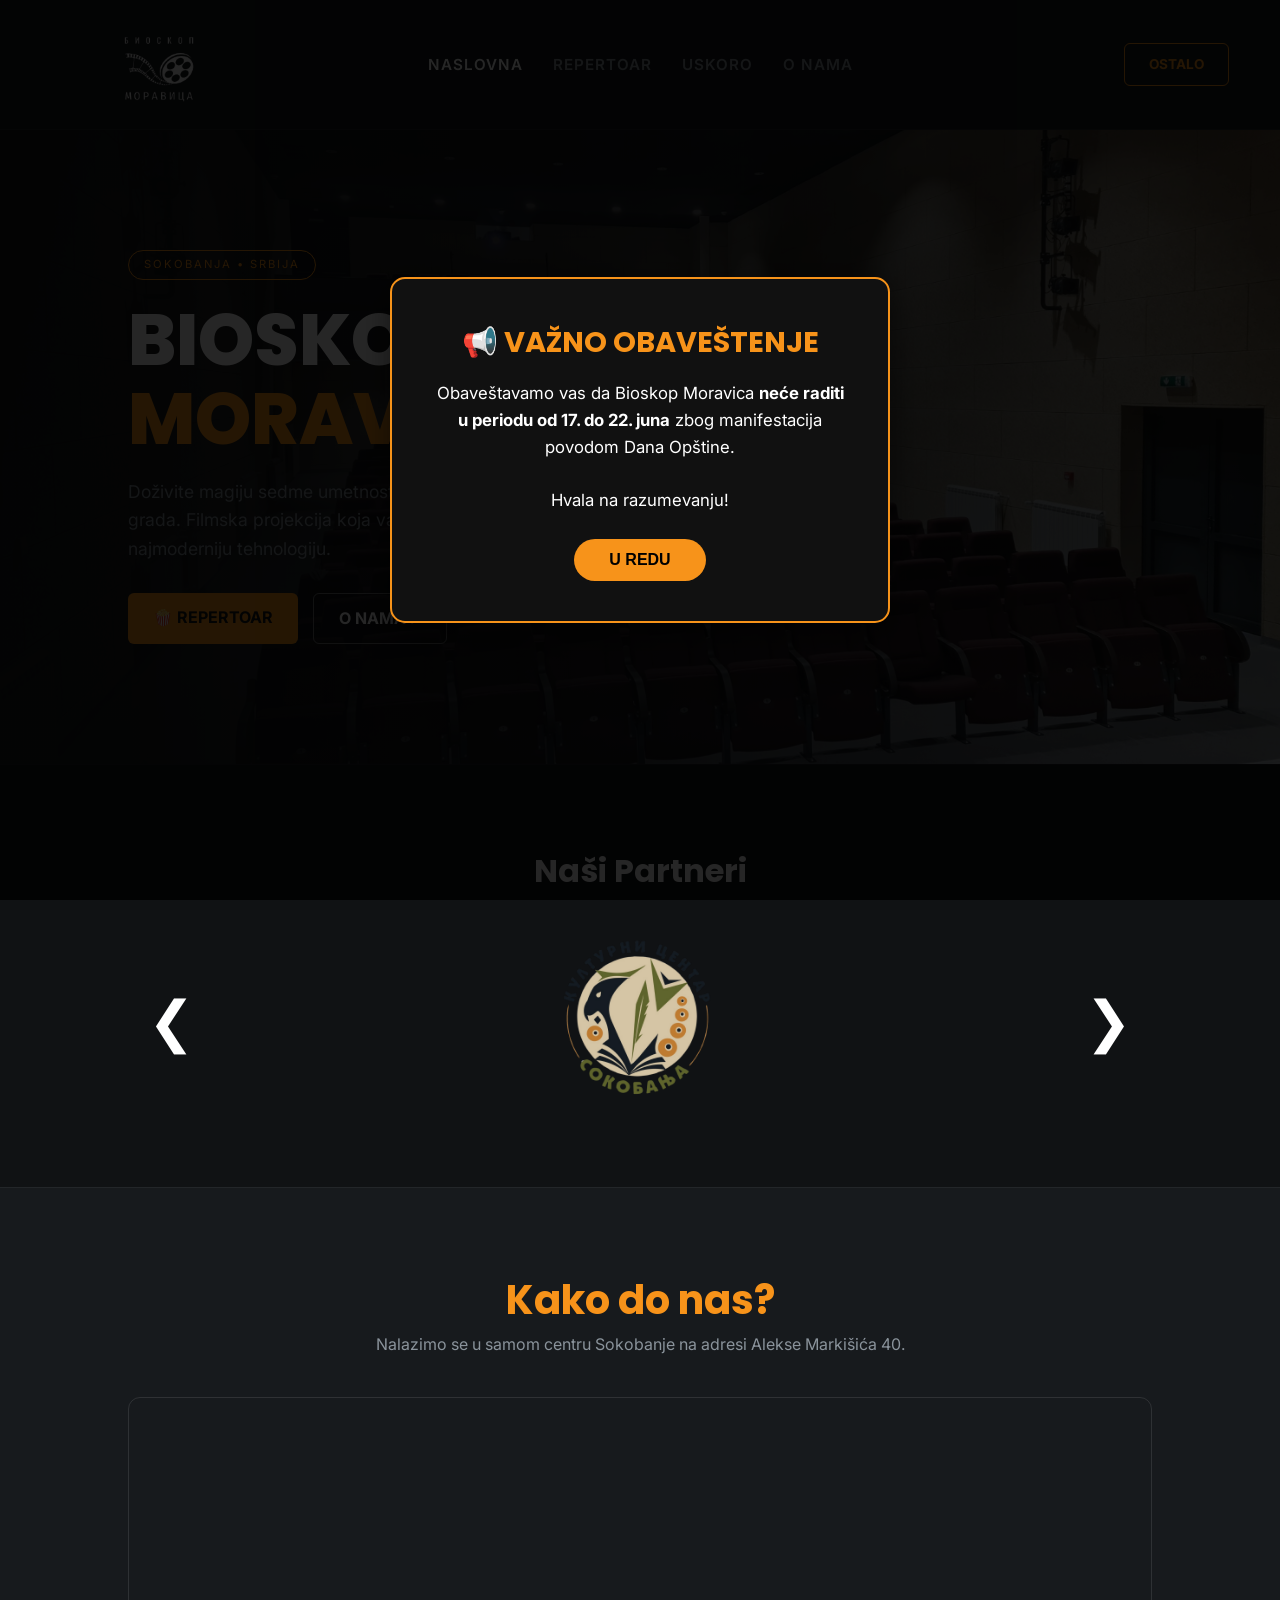
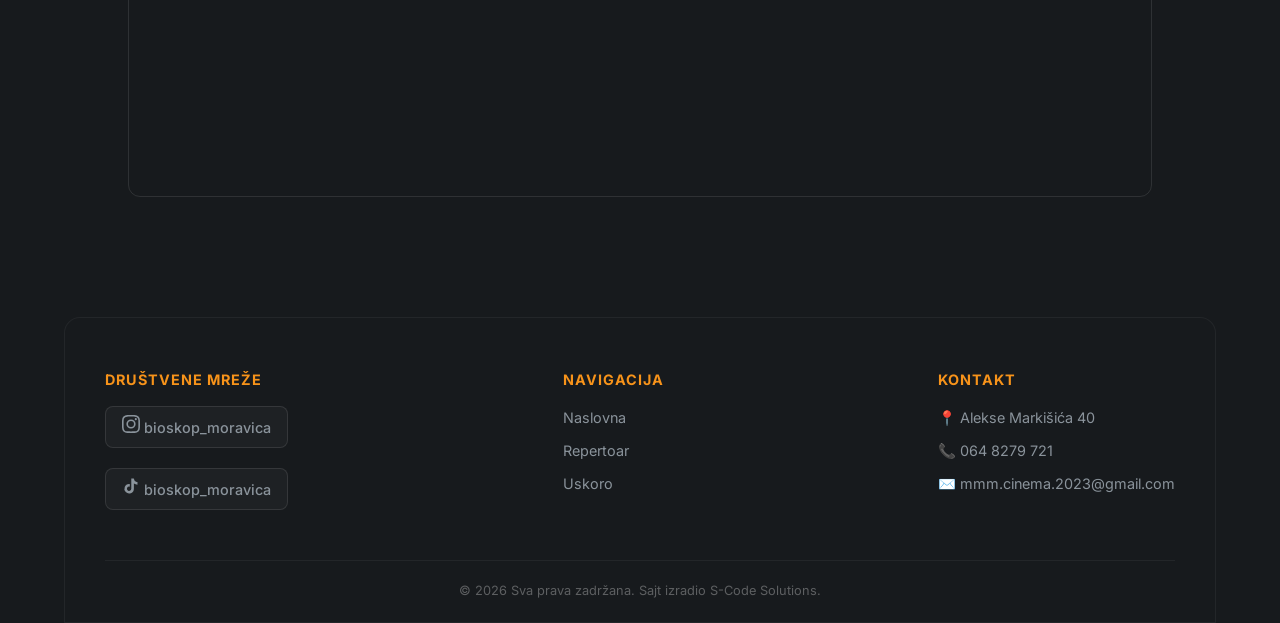
<file: index.html>
<!DOCTYPE html>
<html lang="sr">
<head>
    <meta charset="UTF-8">
    <meta name="viewport" content="width=device-width, initial-scale=1.0">
    <title>Bioskop Moravica | Naslovna</title>
    <link rel="stylesheet" href="style.css">
    <link href="https://fonts.googleapis.com/css2?family=Inter:wght@400;600&family=Poppins:wght@700;800&display=swap" rel="stylesheet">
    <style>
        /* DIZAJN ZA POP-UP OBAVEŠTENJE NA NASLOVNOJ */
        .custom-popup-overlay {
            position: fixed;
            top: 0;
            left: 0;
            width: 100%;
            height: 100%;
            background: rgba(0, 0, 0, 0.85);
            display: flex; /* Ovo čini da se pop-up prikaže čim se otvori sajt */
            justify-content: center;
            align-items: center;
            z-index: 99999;
        }
        .custom-popup-box {
            background: #111111;
            border: 2px solid var(--accent, #ffcc00);
            padding: 40px;
            border-radius: 15px;
            max-width: 500px;
            width: 90%;
            text-align: center;
            box-shadow: 0 10px 30px rgba(0,0,0,0.5);
            font-family: 'Inter', sans-serif;
        }
        .custom-popup-box h3 {
            font-family: 'Poppins', sans-serif;
            color: var(--accent, #ffcc00);
            font-size: 1.8rem;
            margin-top: 0;
            margin-bottom: 15px;
        }
        .custom-popup-box p {
            color: #ffffff;
            font-size: 1.05rem;
            line-height: 1.6;
            margin-bottom: 25px;
        }
        .custom-popup-btn {
            background: var(--accent, #ffcc00);
            color: #000000;
            border: none;
            padding: 12px 35px;
            font-weight: 600;
            border-radius: 25px;
            cursor: pointer;
            transition: transform 0.2s;
            font-size: 1rem;
        }
        .custom-popup-btn:hover {
            transform: scale(1.05);
        }
    </style>
</head>
<body>

    <!-- POP-UP ZA DAN OPŠTINE -->
    <div class="custom-popup-overlay" id="praznikPopup">
        <div class="custom-popup-box">
            <h3>📢 VAŽNO OBAVEŠTENJE</h3>
            <p>Obaveštavamo vas da Bioskop Moravica <strong>neće raditi u periodu od 17. do 22. juna</strong> zbog manifestacija povodom Dana Opštine.<br><br>Hvala na razumevanju!</p>
            <button class="custom-popup-btn" onclick="zatvoriPraznikPopup()">U REDU</button>
        </div>
    </div>
    
    <nav class="navbar">
        <div class="nav-left">
            <div class="hamburger" onclick="toggleMenu()">
                <span></span><span></span><span></span>
            </div>
            <a href="index.html" class="logo">
                <img src="assets/logo.png" alt="Bioskop Moravica">
            </a>
        </div>

        <ul class="nav-links" id="navLinks">
            <li><a href="index.html" style="color: var(--text-main);">NASLOVNA</a></li>
            <li><a href="repertoar.html">REPERTOAR</a></li>
            <li><a href="uskoro.html">USKORO</a></li>
            <li><a href="o-nama.html">O NAMA</a></li>
            <li class="hamburger-only" style="margin-top: 20px;"><a href="ostalo.html" style="color: var(--accent);">OSTALO</a></li>
        </ul>

        <div class="nav-right-group">
            <a href="ostalo.html" class="btn-outline nav-btn-mobile-hide">OSTALO</a>
        </div>
    </nav>

    <header class="hero">
        <div class="hero-content">
            <span style="display: inline-block; padding: 5px 15px; border: 1px solid var(--accent); color: var(--accent); border-radius: 20px; font-size: 0.7rem; letter-spacing: 2px; margin-bottom: 20px;">SOKOBANJA • SRBIJA</span>
            <h1>BIOSKOP<br><span>MORAVICA</span></h1>
            <p>Doživite magiju sedme umetnosti u jedinstvenoj atmosferi banjskog grada. Filmska projekcija koja vas vraća u zlatno doba bioskopa uz najmoderniju tehnologiju.</p>
            <div class="hero-buttons">
                <a href="repertoar.html" class="btn-primary">🍿 REPERTOAR</a>
                <a href="o-nama.html" class="btn-secondary">O NAMA ></a>
            </div>
        </div>
    </header>

    <section class="partners-section">
        <h3>Naši Partneri</h3>
        
        <div class="slider-container">
            <button class="slider-arrow" onclick="slideLeft()">❮</button>
            
            <div class="slider-track-window">
                <div class="partner-logos" id="partnerTrack">
                    <!-- OVDE JE LOGO UVEĆAN UZ POMOĆ SCALE KOMANDE -->
                    <a href="https://kcsokobanja.rs/" target="_blank" class="partner-link">
                        <img src="assets/logokc.png" alt="Kulturni centar Sokobanja" class="partner-logo-img" style="transform: scale(1.8);">
                    </a>
                    <a href="https://sokobanja.rs/" target="_blank" class="partner-link">
                        <img src="assets/to-sokobanja.png" alt="Turistička organizacija Sokobanja" class="partner-logo-img">
                    </a>
                    <a href="https://sokobanja.ls.gov.rs/" target="_blank" class="partner-link">
                        <img src="assets/opstina-sokobanja.png" alt="Opština Sokobanja" class="partner-logo-img">
                    </a>
                </div>
            </div>
            
            <button class="slider-arrow" onclick="slideRight()">❯</button>
        </div>
    </section>

    <section class="map-section" style="padding: 80px 10%; background: var(--bg-card); border-top: 1px solid rgba(255,255,255,0.05);">
        <div class="section-header" style="text-align: center; margin-bottom: 40px;">
            <h2 style="font-family: 'Poppins'; font-size: 2.5rem; color: var(--accent);">Kako do nas?</h2>
            <p style="color: var(--text-muted);">Nalazimo se u samom centru Sokobanje na adresi Alekse Markišića 40.</p>
        </div>
        <div class="map-container">
            <iframe src="https://maps.google.com/maps?q=Alekse%20Markišića%2040,%20Sokobanja&t=&z=15&ie=UTF8&iwloc=&output=embed" allowfullscreen="" loading="lazy"></iframe>
        </div>
    </section>

    <footer class="footer">
        <div class="footer-grid">
            <div class="footer-col brand">
                <h4>DRUŠTVENE MREŽE</h4>
                <div class="social-buttons">
                    <a href="https://www.instagram.com/bioskop_moravica/" target="_blank" class="social-btn">
                        <svg viewBox="0 0 24 24"><path d="M12 2.163c3.204 0 3.584.012 4.85.07 3.252.148 4.771 1.691 4.919 4.919.058 1.265.069 1.645.069 4.849 0 3.205-.012 3.584-.069 4.849-.149 3.225-1.664 4.771-4.919 4.919-1.266.058-1.644.07-4.85.07-3.204 0-3.584-.012-4.849-.07-3.26-.149-4.771-1.699-4.919-4.92-.058-1.265-.07-1.644-.07-4.849 0-3.204.013-3.583.07-4.849.149-3.227 1.664-4.771 4.919-4.919 1.266-.057 1.645-.069 4.849-.069zM12 0C8.741 0 8.333.014 7.053.072 2.695.272.273 2.69.073 7.052.014 8.333 0 8.741 0 12c0 3.259.014 3.668.072 4.948.2 4.358 2.618 6.78 6.98 6.98C8.333 23.986 8.741 24 12 24c3.259 0 3.668-.014 4.948-.072 4.354-.2 6.782-2.618 6.979-6.98.059-1.28.073-1.689.073-4.948 0-3.259-.014-3.667-.072-4.947-.196-4.354-2.617-6.78-6.979-6.98C15.668.014 15.259 0 12 0zm0 5.838a6.162 6.162 0 100 12.324 6.162 6.162 0 000-12.324zM12 16a4 4 0 110-8 4 4 0 010 8zm6.406-11.845a1.44 1.44 0 100 2.881 1.44 1.44 0 000-2.881z"/></svg>
                        bioskop_moravica
                    </a>
                    <a href="https://www.tiktok.com/@bioskop_moravica" target="_blank" class="social-btn">
                        <svg viewBox="0 0 24 24"><path d="M19.59 6.69a4.83 4.83 0 0 1-3.77-4.25V2h-3.45v13.67a2.89 2.89 0 0 1-5.2 1.74 2.89 2.89 0 0 1 2.31-4.64 2.93 2.93 0 0 1 .88.13V9.4a6.84 6.84 0 0 0-1-.05A6.33 6.33 0 0 0 5 20.1a6.34 6.34 0 0 0 10.86-4.43v-7a8.16 8.16 0 0 0 4.77 1.52v-3.4a4.85 4.85 0 0 1-1-.1z"/></svg>
                        bioskop_moravica
                    </a>
                </div>
            </div>
            <div class="footer-col links">
                <h4>NAVIGACIJA</h4>
                <a href="index.html">Naslovna</a>
                <a href="repertoar.html">Repertoar</a>
                <a href="uskoro.html">Uskoro</a>
            </div>
            <div class="footer-col contact">
                <h4>KONTAKT</h4>
                <p>📍 Alekse Markišića 40</p>
                <p>📞 064 8279 721</p>
                <p>✉️ mmm.cinema.2023@gmail.com</p>
            </div>
        </div>
        <div class="copyright-tekst">© 2026 Sva prava zadržana. Sajt izradio S-Code Solutions.</div>
    </footer>

    <script>
        function toggleMenu() { 
            document.getElementById("navLinks").classList.toggle("active"); 
        }

        // FUKNCIJA ZA ZATVARANJE POP-UP OBAVEŠTENJA
        function zatvoriPraznikPopup() {
            document.getElementById("praznikPopup").style.display = "none";
        }

        function slideRight() {
            const track = document.getElementById('partnerTrack');
            if (!track) return;
            const itemWidth = track.firstElementChild.offsetWidth; 
            
            track.style.transition = "transform 0.3s ease-in-out";
            track.style.transform = `translateX(-${itemWidth}px)`;
            
            setTimeout(() => {
                track.style.transition = "none";
                track.style.transform = "translateX(0)";
                track.appendChild(track.firstElementChild);
            }, 300);
        }

        function slideLeft() {
            const track = document.getElementById('partnerTrack');
            if (!track) return;
            const itemWidth = track.lastElementChild.offsetWidth;
            
            track.prepend(track.lastElementChild);
            track.style.transition = "none";
            track.style.transform = `translateX(-${itemWidth}px)`;
            
            setTimeout(() => {
                track.style.transition = "transform 0.3s ease-in-out";
                track.style.transform = "translateX(0)";
            }, 20); 
        }

        // DRAG AND DROP ZA MENI
        const navList = document.getElementById('navLinks');
        let draggedItem = null;

        navList.querySelectorAll('li').forEach(li => {
            li.draggable = true;
            li.style.cursor = 'grab';

            li.addEventListener('dragstart', function(e) {
                draggedItem = this;
                setTimeout(() => this.style.opacity = '0.5', 0);
            });

            li.addEventListener('dragend', function() {
                setTimeout(() => {
                    this.style.opacity = '1';
                    draggedItem = null;
                }, 0);
            });

            li.addEventListener('dragover', function(e) {
                e.preventDefault(); 
            });

            li.addEventListener('dragenter', function(e) {
                e.preventDefault();
            });

            li.addEventListener('drop', function(e) {
                if (this !== draggedItem) {
                    let allItems = Array.from(navList.children);
                    let draggedIndex = allItems.indexOf(draggedItem);
                    let targetIndex = allItems.indexOf(this);
                    
                    if (draggedIndex < targetIndex) {
                        this.after(draggedItem);
                    } else {
                        this.before(draggedItem);
                    }
                }
            });
        });
    </script>
</body>
</html>
</file>
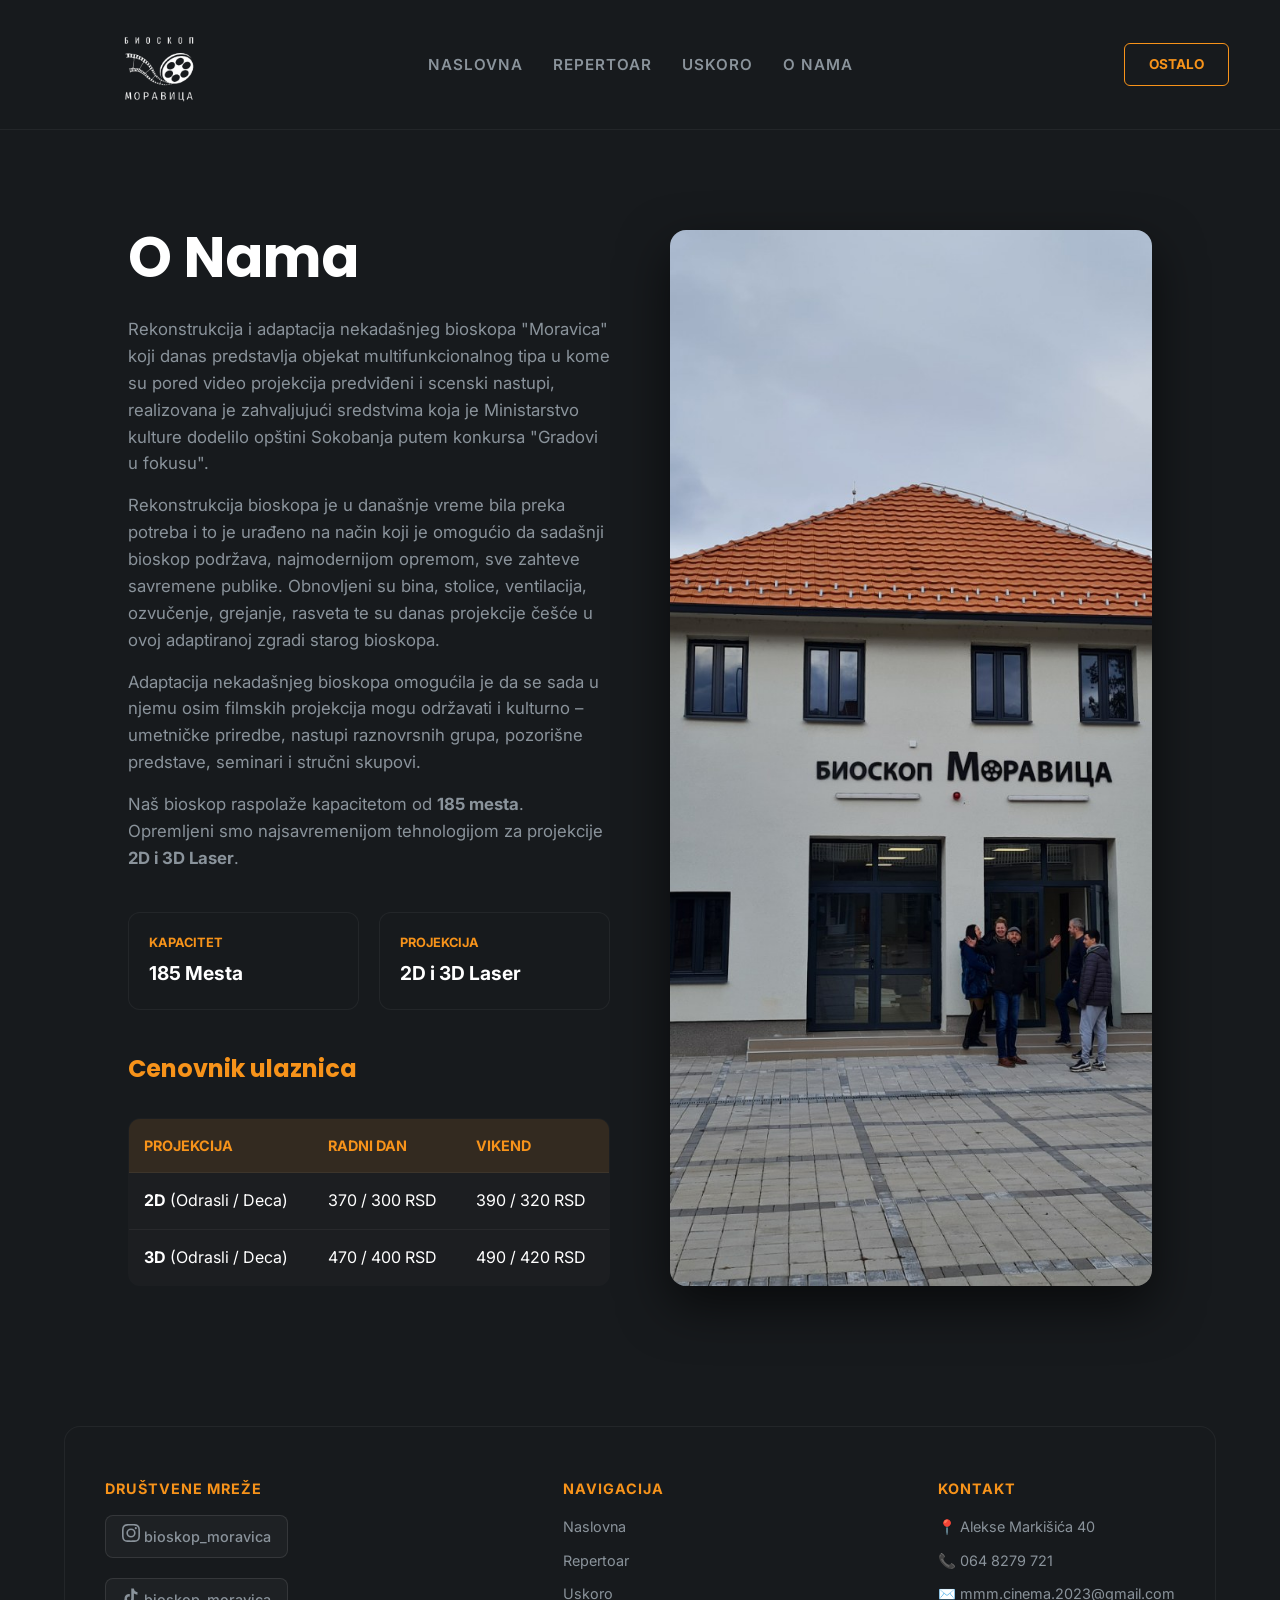
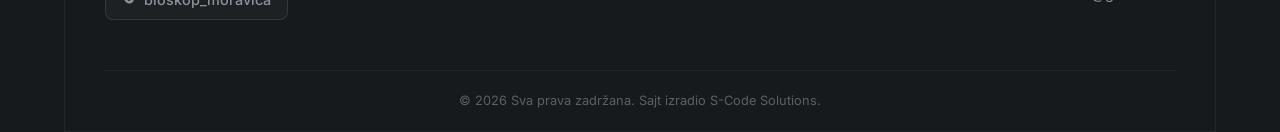
<file: o-nama.html>
<!DOCTYPE html>
<html lang="sr">
<head>
    <meta charset="UTF-8">
    <meta name="viewport" content="width=device-width, initial-scale=1.0">
    <title>O Nama | Bioskop Moravica</title>
    <link rel="stylesheet" href="style.css">
    <link href="https://fonts.googleapis.com/css2?family=Inter:wght@400;600&family=Poppins:wght@700;800&display=swap" rel="stylesheet">
</head>
<body>
<nav class="navbar">
        <div class="nav-left">
            <div class="hamburger" onclick="toggleMenu()">
                <span></span><span></span><span></span>
            </div>
            <a href="index.html" class="logo">
                <img src="assets/logo.png" alt="Bioskop Moravica">
            </a>
        </div>

        <ul class="nav-links" id="navLinks">
            <li><a href="index.html">NASLOVNA</a></li>
            <li><a href="repertoar.html">REPERTOAR</a></li>
            <li><a href="uskoro.html">USKORO</a></li>
            <li><a href="o-nama.html">O NAMA</a></li>
            <li class="hamburger-only" style="margin-top: 20px;"><a href="ostalo.html" style="color: var(--accent);">OSTALO</a></li>
        </ul>

        <div class="nav-right-group">
            <a href="ostalo.html" class="btn-outline nav-btn-mobile-hide">OSTALO</a>
        </div>
    </nav>

    <section style="padding: 100px 10%; display: flex; flex-wrap: wrap; gap: 60px; align-items: stretch;">
        <div style="flex: 1; min-width: 300px;">
            <h1 style="font-family: 'Poppins'; font-size: 3.5rem; margin-bottom: 30px; line-height: 1;">O Nama</h1>
            
            <p style="color: var(--text-muted); margin-bottom: 15px; font-size: 1.05rem;">Rekonstrukcija i adaptacija nekadašnjeg bioskopa "Moravica" koji danas predstavlja objekat multifunkcionalnog tipa u kome su pored video projekcija predviđeni i scenski nastupi, realizovana je zahvaljujući sredstvima koja je Ministarstvo kulture dodelilo opštini Sokobanja putem konkursa "Gradovi u fokusu".</p>
            
            <p style="color: var(--text-muted); margin-bottom: 15px; font-size: 1.05rem;">Rekonstrukcija bioskopa je u današnje vreme bila preka potreba i to je urađeno na način koji je omogućio da sadašnji bioskop podržava, najmodernijom opremom, sve zahteve savremene publike. Obnovljeni su bina, stolice, ventilacija, ozvučenje, grejanje, rasveta te su danas projekcije češće u ovoj adaptiranoj zgradi starog bioskopa.</p>

            <p style="color: var(--text-muted); margin-bottom: 15px; font-size: 1.05rem;">Adaptacija nekadašnjeg bioskopa omogućila je da se sada u njemu osim filmskih projekcija mogu održavati i kulturno – umetničke priredbe, nastupi raznovrsnih grupa, pozorišne predstave, seminari i stručni skupovi.</p>
            
            <p style="color: var(--text-muted); margin-bottom: 40px; font-size: 1.05rem;">Naš bioskop raspolaže kapacitetom od <strong>185 mesta</strong>. Opremljeni smo najsavremenijom tehnologijom za projekcije <strong>2D i 3D Laser</strong>.</p>

            <div style="display: grid; grid-template-columns: 1fr 1fr; gap: 20px;">
                <div style="background: var(--bg-card); padding: 20px; border-radius: 12px; border: 1px solid rgba(255,255,255,0.05);">
                    <h4 style="color: var(--accent); font-size: 0.8rem; margin-bottom: 5px;">KAPACITET</h4>
                    <p style="font-weight: 700; font-size: 1.2rem;">185 Mesta</p>
                </div>
                <div style="background: var(--bg-card); padding: 20px; border-radius: 12px; border: 1px solid rgba(255,255,255,0.05);">
                    <h4 style="color: var(--accent); font-size: 0.8rem; margin-bottom: 5px;">PROJEKCIJA</h4>
                    <p style="font-weight: 700; font-size: 1.2rem;">2D i 3D Laser</p>
                </div>
            </div>

            <h3 style="font-family: 'Poppins'; margin-top: 40px; font-size: 1.5rem; color: var(--accent);">Cenovnik ulaznica</h3>
            <div class="cenovnik-container">
                <table class="cena-tabela">
                    <thead>
                        <tr>
                            <th>Projekcija</th>
                            <th>Radni dan</th>
                            <th>Vikend</th>
                        </tr>
                    </thead>
                    <tbody>
                        <tr>
                            <td><strong>2D</strong> (Odrasli / Deca)</td>
                            <td>370 / 300 RSD</td>
                            <td>390 / 320 RSD</td>
                        </tr>
                        <tr>
                            <td><strong>3D</strong> (Odrasli / Deca)</td>
                            <td>470 / 400 RSD</td>
                            <td>490 / 420 RSD</td>
                        </tr>
                    </tbody>
                </table>
            </div>

        </div>
        <div style="flex: 1; min-width: 300px;">
            <img src="assets/bmsspolja.jpeg" alt="Bioskop spolja" style="width: 100%; height: 100%; object-fit: cover; border-radius: 16px; box-shadow: 0 20px 50px rgba(0,0,0,0.6);">
        </div>
    </section>

   <footer class="footer">
        <div class="footer-grid">
            <div class="footer-col brand">
                <h4>DRUŠTVENE MREŽE</h4>
                <div class="social-buttons">
                    <a href="https://www.instagram.com/bioskop_moravica/" target="_blank" class="social-btn">
                        <svg viewBox="0 0 24 24"><path d="M12 2.163c3.204 0 3.584.012 4.85.07 3.252.148 4.771 1.691 4.919 4.919.058 1.265.069 1.645.069 4.849 0 3.205-.012 3.584-.069 4.849-.149 3.225-1.664 4.771-4.919 4.919-1.266.058-1.644.07-4.85.07-3.204 0-3.584-.012-4.849-.07-3.26-.149-4.771-1.699-4.919-4.92-.058-1.265-.07-1.644-.07-4.849 0-3.204.013-3.583.07-4.849.149-3.227 1.664-4.771 4.919-4.919 1.266-.057 1.645-.069 4.849-.069zM12 0C8.741 0 8.333.014 7.053.072 2.695.272.273 2.69.073 7.052.014 8.333 0 8.741 0 12c0 3.259.014 3.668.072 4.948.2 4.358 2.618 6.78 6.98 6.98C8.333 23.986 8.741 24 12 24c3.259 0 3.668-.014 4.948-.072 4.354-.2 6.782-2.618 6.979-6.98.059-1.28.073-1.689.073-4.948 0-3.259-.014-3.667-.072-4.947-.196-4.354-2.617-6.78-6.979-6.98C15.668.014 15.259 0 12 0zm0 5.838a6.162 6.162 0 100 12.324 6.162 6.162 0 000-12.324zM12 16a4 4 0 110-8 4 4 0 010 8zm6.406-11.845a1.44 1.44 0 100 2.881 1.44 1.44 0 000-2.881z"/></svg>
                        bioskop_moravica
                    </a>
                    <a href="https://www.tiktok.com/@bioskop_moravica" target="_blank" class="social-btn">
                        <svg viewBox="0 0 24 24"><path d="M19.59 6.69a4.83 4.83 0 0 1-3.77-4.25V2h-3.45v13.67a2.89 2.89 0 0 1-5.2 1.74 2.89 2.89 0 0 1 2.31-4.64 2.93 2.93 0 0 1 .88.13V9.4a6.84 6.84 0 0 0-1-.05A6.33 6.33 0 0 0 5 20.1a6.34 6.34 0 0 0 10.86-4.43v-7a8.16 8.16 0 0 0 4.77 1.52v-3.4a4.85 4.85 0 0 1-1-.1z"/></svg>
                        bioskop_moravica
                    </a>
                </div>
            </div>
            <div class="footer-col links">
                <h4>NAVIGACIJA</h4>
                <a href="index.html">Naslovna</a>
                <a href="repertoar.html">Repertoar</a>
                <a href="uskoro.html">Uskoro</a>
            </div>
            <div class="footer-col contact">
                <h4>KONTAKT</h4>
                <p>📍 Alekse Markišića 40</p>
                <p>📞 064 8279 721</p>
                <p>✉️ mmm.cinema.2023@gmail.com</p>
            </div>
        </div>
        <div class="copyright-tekst">© 2026 Sva prava zadržana. Sajt izradio S-Code Solutions.</div>
    </footer>

    <script>
        function toggleMenu() { 
            document.getElementById("navLinks").classList.toggle("active"); 
        }

        // DRAG AND DROP ZA MENI
        const navList = document.getElementById('navLinks');
        let draggedItem = null;

        navList.querySelectorAll('li').forEach(li => {
            li.draggable = true;
            li.style.cursor = 'grab';

            li.addEventListener('dragstart', function(e) {
                draggedItem = this;
                setTimeout(() => this.style.opacity = '0.5', 0);
            });

            li.addEventListener('dragend', function() {
                setTimeout(() => {
                    this.style.opacity = '1';
                    draggedItem = null;
                }, 0);
            });

            li.addEventListener('dragover', function(e) {
                e.preventDefault(); 
            });

            li.addEventListener('dragenter', function(e) {
                e.preventDefault();
            });

            li.addEventListener('drop', function(e) {
                if (this !== draggedItem) {
                    let allItems = Array.from(navList.children);
                    let draggedIndex = allItems.indexOf(draggedItem);
                    let targetIndex = allItems.indexOf(this);
                    
                    if (draggedIndex < targetIndex) {
                        this.after(draggedItem);
                    } else {
                        this.before(draggedItem);
                    }
                }
            });
        });
    </script>
</body>
</html>
</file>
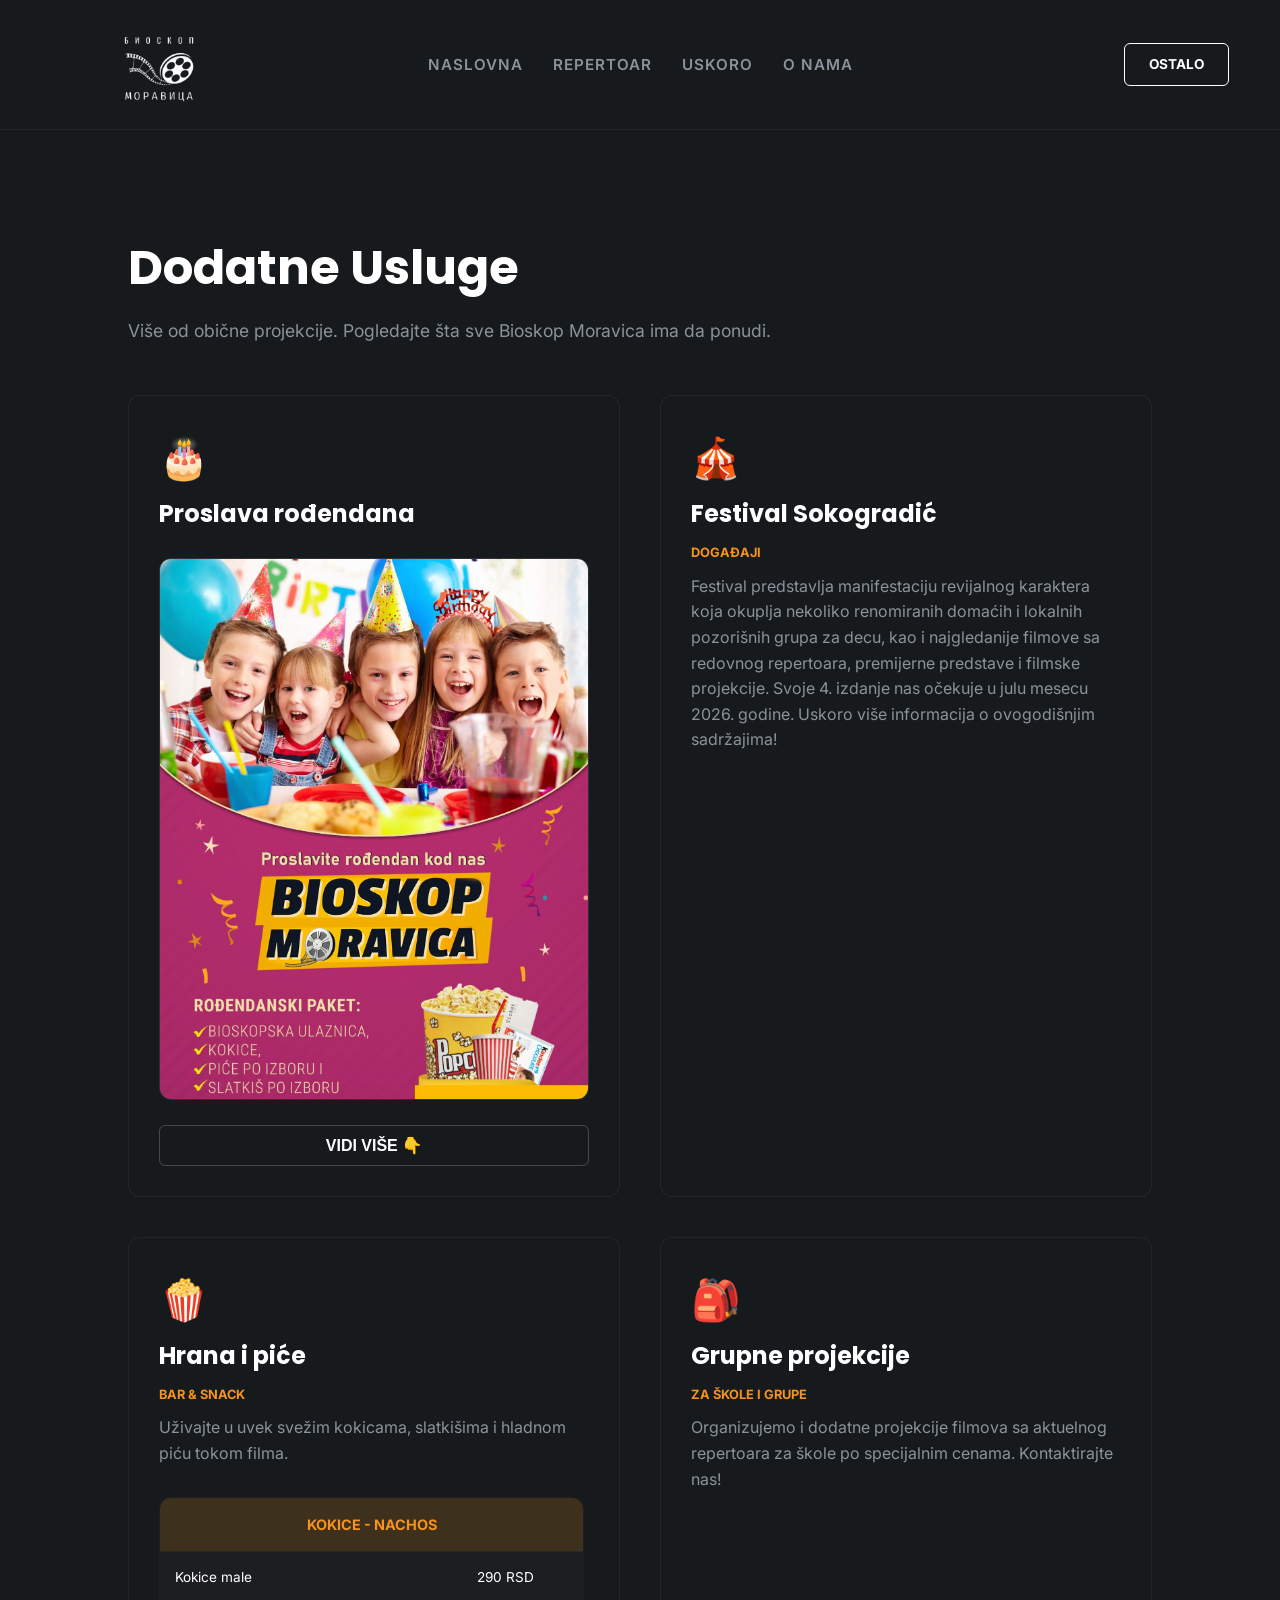
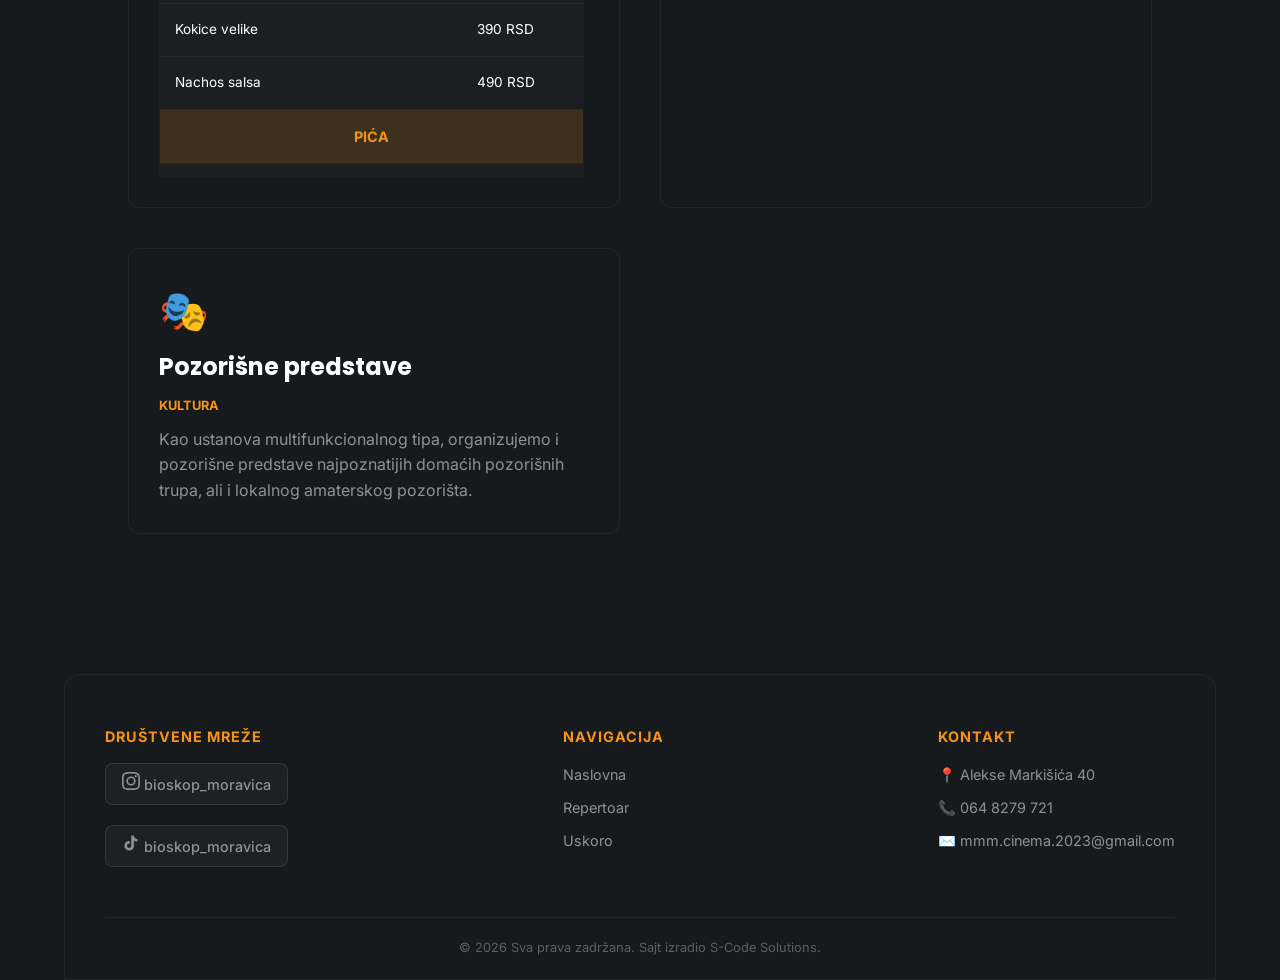
<file: ostalo.html>
<!DOCTYPE html>
<html lang="sr">
<head>
    <meta charset="UTF-8">
    <meta name="viewport" content="width=device-width, initial-scale=1.0">
    <title>Ostalo | Bioskop Moravica</title>
    <link rel="stylesheet" href="style.css">
    <link href="https://fonts.googleapis.com/css2?family=Inter:wght@400;600&family=Poppins:wght@700;800&display=swap" rel="stylesheet">
</head>
<body>
    
    <nav class="navbar">
        <div class="nav-left">
            <div class="hamburger" onclick="toggleMenu()">
                <span></span><span></span><span></span>
            </div>
            <a href="index.html" class="logo">
                <img src="assets/logo.png" alt="Bioskop Moravica">
            </a>
        </div>

        <ul class="nav-links" id="navLinks">
            <li><a href="index.html">NASLOVNA</a></li>
            <li><a href="repertoar.html">REPERTOAR</a></li>
            <li><a href="uskoro.html">USKORO</a></li>
            <li><a href="o-nama.html">O NAMA</a></li>
            <li class="hamburger-only" style="margin-top: 20px;"><a href="ostalo.html" style="color: var(--accent);">OSTALO</a></li>
        </ul>

        <div class="nav-right-group">
            <a href="ostalo.html" class="btn-outline nav-btn-mobile-hide" style="color: var(--text-main); border-color: var(--text-main);">OSTALO</a>
        </div>
    </nav>

    <section style="padding: 100px 10%;">
        <div style="margin-bottom: 50px;">
            <h1 style="font-family: 'Poppins'; font-size: 3rem; margin-bottom: 10px;">Dodatne Usluge</h1>
            <p style="color: var(--text-muted); font-size: 1.1rem;">Više od obične projekcije. Pogledajte šta sve Bioskop Moravica ima da ponudi.</p>
        </div>

        <!-- DODAT align-items: start; DA BI KARTICE OSTALE MALE -->
        <div class="services-grid" style="align-items: start;">
            
            <div class="service-card" style="justify-content: flex-start;">
                <div style="font-size: 2.5rem; margin-bottom: 5px;">🎂</div>
                <h3>Proslava rođendana</h3>
                <img src="assets/rodjendan.jpg" alt="Proslava rođendana u bioskopu" class="slika-rodjendan-full">
                <button onclick="toggleRodjendan()" class="btn-outline" style="width: 100%; margin-top: 10px; font-size: 1rem; border-color: rgba(255,255,255,0.2); color: var(--text-main);">VIDI VIŠE 👇</button>
                <div id="rodjendan-tekst" style="display: none; margin-top: 20px; border-top: 1px solid rgba(255,255,255,0.1); padding-top: 15px;">
                    <span class="genre" style="color: var(--accent); font-size: 0.8rem; font-weight: bold; display: block; margin-bottom: 5px;">PAKETI</span>
                    <p style="color: var(--text-muted); font-size: 0.95rem;">Proslavi rođendan na jedinstven način uz najbolje filmove, kokice i piće. Cena rođendanskog paketa već od 790 dinara! Provedi se kao na filmu! Kontaktirajte nas za više informacija!</p>
                </div>
            </div>

            <div class="service-card">
                <div style="font-size: 2.5rem; margin-bottom: 5px;">🎪</div>
                <h3>Festival Sokogradić</h3>
                <span class="genre" style="color: var(--accent); font-size: 0.8rem; font-weight: bold; display: block; margin-bottom: 10px;">DOGAĐAJI</span>
                <p style="color: var(--text-muted);">Festival predstavlja manifestaciju revijalnog karaktera koja okuplja nekoliko renomiranih domaćih i lokalnih pozorišnih grupa za decu, kao i najgledanije filmove sa redovnog repertoara, premijerne predstave i filmske projekcije. Svoje 4. izdanje nas očekuje u julu mesecu 2026. godine. Uskoro više informacija o ovogodišnjim sadržajima!</p>
            </div>

            <div class="service-card">
                <div style="font-size: 2.5rem; margin-bottom: 5px;">🍿</div>
                <h3>Hrana i piće</h3>
                <span class="genre" style="color: var(--accent); font-size: 0.8rem; font-weight: bold; display: block; margin-bottom: 10px;">BAR & SNACK</span>
                <p style="color: var(--text-muted);">Uživajte u uvek svežim kokicama, slatkišima i hladnom piću tokom filma.</p>
                
                <div class="cenovnik-container" style="max-height: 280px; overflow-y: auto; padding-right: 5px;">
                    <table class="cena-tabela" style="font-size: 0.85rem; width: 100%;">
                        <tr><th colspan="2" style="text-align: center; background: rgba(255, 153, 0, 0.15); color: var(--accent); position: sticky; top: 0;">KOKICE - NACHOS</th></tr>
                        <tr><td>Kokice male</td><td>290 RSD</td></tr>
                        <tr><td>Kokice velike</td><td>390 RSD</td></tr>
                        <tr><td>Nachos salsa</td><td>490 RSD</td></tr>
                        
                        <tr><th colspan="2" style="text-align: center; background: rgba(255, 153, 0, 0.15); color: var(--accent); position: sticky; top: 0;">PIĆA</th></tr>
                        <tr><td>Aqua Viva Junior 0.33l</td><td>100 RSD</td></tr>
                        <tr><td>Aqua Viva / Knjaz Miloš 0.5l</td><td>140 RSD</td></tr>
                        <tr><td>Aqua Viva negazirana 0.75l</td><td>170 RSD</td></tr>
                        <tr><td>Aqua Viva Isotonic 0.75l</td><td>200 RSD</td></tr>
                        <tr><td>Pepsi / Max / Twist 0.5l</td><td>200 RSD</td></tr>
                        <tr><td>Mirinda / 7 UP / Evervess 0.5l</td><td>200 RSD</td></tr>
                        <tr><td>Ledeni čaj 0.5l</td><td>200 RSD</td></tr>
                        <tr><td>Tube 0.5l (više vrsta)</td><td>200 RSD</td></tr>
                        <tr><td>Guarana 0.25l lim.</td><td>200 RSD</td></tr>
                        <tr><td>Carlsberg pivo 0.5l lim.</td><td>290 RSD</td></tr>

                        <tr><th colspan="2" style="text-align: center; background: rgba(255, 153, 0, 0.15); color: var(--accent); position: sticky; top: 0;">SLATKIŠI</th></tr>
                        <tr><td>Boni Top bonbone 25g</td><td>100 RSD</td></tr>
                        <tr><td>Munchmallow 105g</td><td>150 RSD</td></tr>
                        <tr><td>Čoko Smoki 40g</td><td>150 RSD</td></tr>
                        <tr><td>Jaffa Choco Brownie 75g</td><td>150 RSD</td></tr>
                        <tr><td>Kinder čokolada 50g</td><td>190 RSD</td></tr>
                        <tr><td>Jaffa Cakes 150g</td><td>190 RSD</td></tr>
                    </table>
                </div>
            </div>

            <div class="service-card">
                <div style="font-size: 2.5rem; margin-bottom: 5px;">🎒</div>
                <h3>Grupne projekcije</h3>
                <span class="genre" style="color: var(--accent); font-size: 0.8rem; font-weight: bold; display: block; margin-bottom: 10px;">ZA ŠKOLE I GRUPE</span>
                <p style="color: var(--text-muted);">Organizujemo i dodatne projekcije filmova sa aktuelnog repertoara za škole po specijalnim cenama. Kontaktirajte nas!</p>
            </div>

            <div class="service-card">
                <div style="font-size: 2.5rem; margin-bottom: 5px;">🎭</div>
                <h3>Pozorišne predstave</h3>
                <span class="genre" style="color: var(--accent); font-size: 0.8rem; font-weight: bold; display: block; margin-bottom: 10px;">KULTURA</span>
                <p style="color: var(--text-muted);">Kao ustanova multifunkcionalnog tipa, organizujemo i pozorišne predstave najpoznatijih domaćih pozorišnih trupa, ali i lokalnog amaterskog pozorišta.</p>
            </div>

        </div>
    </section>

    <footer class="footer">
        <div class="footer-grid">
            <div class="footer-col brand">
                <h4>DRUŠTVENE MREŽE</h4>
                <div class="social-buttons">
                    <a href="https://www.instagram.com/bioskop_moravica/" target="_blank" class="social-btn">
                        <svg viewBox="0 0 24 24"><path d="M12 2.163c3.204 0 3.584.012 4.85.07 3.252.148 4.771 1.691 4.919 4.919.058 1.265.069 1.645.069 4.849 0 3.205-.012 3.584-.069 4.849-.149 3.225-1.664 4.771-4.919 4.919-1.266.058-1.644.07-4.85.07-3.204 0-3.584-.012-4.849-.07-3.26-.149-4.771-1.699-4.919-4.92-.058-1.265-.07-1.644-.07-4.849 0-3.204.013-3.583.07-4.849.149-3.227 1.664-4.771 4.919-4.919 1.266-.057 1.645-.069 4.849-.069zM12 0C8.741 0 8.333.014 7.053.072 2.695.272.273 2.69.073 7.052.014 8.333 0 8.741 0 12c0 3.259.014 3.668.072 4.948.2 4.358 2.618 6.78 6.98 6.98C8.333 23.986 8.741 24 12 24c3.259 0 3.668-.014 4.948-.072 4.354-.2 6.782-2.618 6.979-6.98.059-1.28.073-1.689.073-4.948 0-3.259-.014-3.667-.072-4.947-.196-4.354-2.617-6.78-6.979-6.98C15.668.014 15.259 0 12 0zm0 5.838a6.162 6.162 0 100 12.324 6.162 6.162 0 000-12.324zM12 16a4 4 0 110-8 4 4 0 010 8zm6.406-11.845a1.44 1.44 0 100 2.881 1.44 1.44 0 000-2.881z"/></svg>
                        bioskop_moravica
                    </a>
                    <a href="https://www.tiktok.com/@bioskop_moravica" target="_blank" class="social-btn">
                        <svg viewBox="0 0 24 24"><path d="M19.59 6.69a4.83 4.83 0 0 1-3.77-4.25V2h-3.45v13.67a2.89 2.89 0 0 1-5.2 1.74 2.89 2.89 0 0 1 2.31-4.64 2.93 2.93 0 0 1 .88.13V9.4a6.84 6.84 0 0 0-1-.05A6.33 6.33 0 0 0 5 20.1a6.34 6.34 0 0 0 10.86-4.43v-7a8.16 8.16 0 0 0 4.77 1.52v-3.4a4.85 4.85 0 0 1-1-.1z"/></svg>
                        bioskop_moravica
                    </a>
                </div>
            </div>
            <div class="footer-col links">
                <h4>NAVIGACIJA</h4>
                <a href="index.html">Naslovna</a>
                <a href="repertoar.html">Repertoar</a>
                <a href="uskoro.html">Uskoro</a>
            </div>
            <div class="footer-col contact">
                <h4>KONTAKT</h4>
                <p>📍 Alekse Markišića 40</p>
                <p>📞 064 8279 721</p>
                <p>✉️ mmm.cinema.2023@gmail.com</p>
            </div>
        </div>
        <div class="copyright-tekst">© 2026 Sva prava zadržana. Sajt izradio S-Code Solutions.</div>
    </footer>

    <script>
        function toggleMenu() { 
            document.getElementById("navLinks").classList.toggle("active"); 
        }
        
        function toggleRodjendan() {
            var tekst = document.getElementById("rodjendan-tekst");
            if (tekst.style.display === "none") {
                tekst.style.display = "block";
            } else {
                tekst.style.display = "none";
            }
        }

        // DRAG AND DROP ZA MENI
        const navList = document.getElementById('navLinks');
        let draggedItem = null;

        navList.querySelectorAll('li').forEach(li => {
            li.draggable = true;
            li.style.cursor = 'grab';

            li.addEventListener('dragstart', function(e) {
                draggedItem = this;
                setTimeout(() => this.style.opacity = '0.5', 0);
            });

            li.addEventListener('dragend', function() {
                setTimeout(() => {
                    this.style.opacity = '1';
                    draggedItem = null;
                }, 0);
            });

            li.addEventListener('dragover', function(e) {
                e.preventDefault(); 
            });

            li.addEventListener('dragenter', function(e) {
                e.preventDefault();
            });

            li.addEventListener('drop', function(e) {
                if (this !== draggedItem) {
                    let allItems = Array.from(navList.children);
                    let draggedIndex = allItems.indexOf(draggedItem);
                    let targetIndex = allItems.indexOf(this);
                    
                    if (draggedIndex < targetIndex) {
                        this.after(draggedItem);
                    } else {
                        this.before(draggedItem);
                    }
                }
            });
        });
    </script>
</body>
</html>
</file>
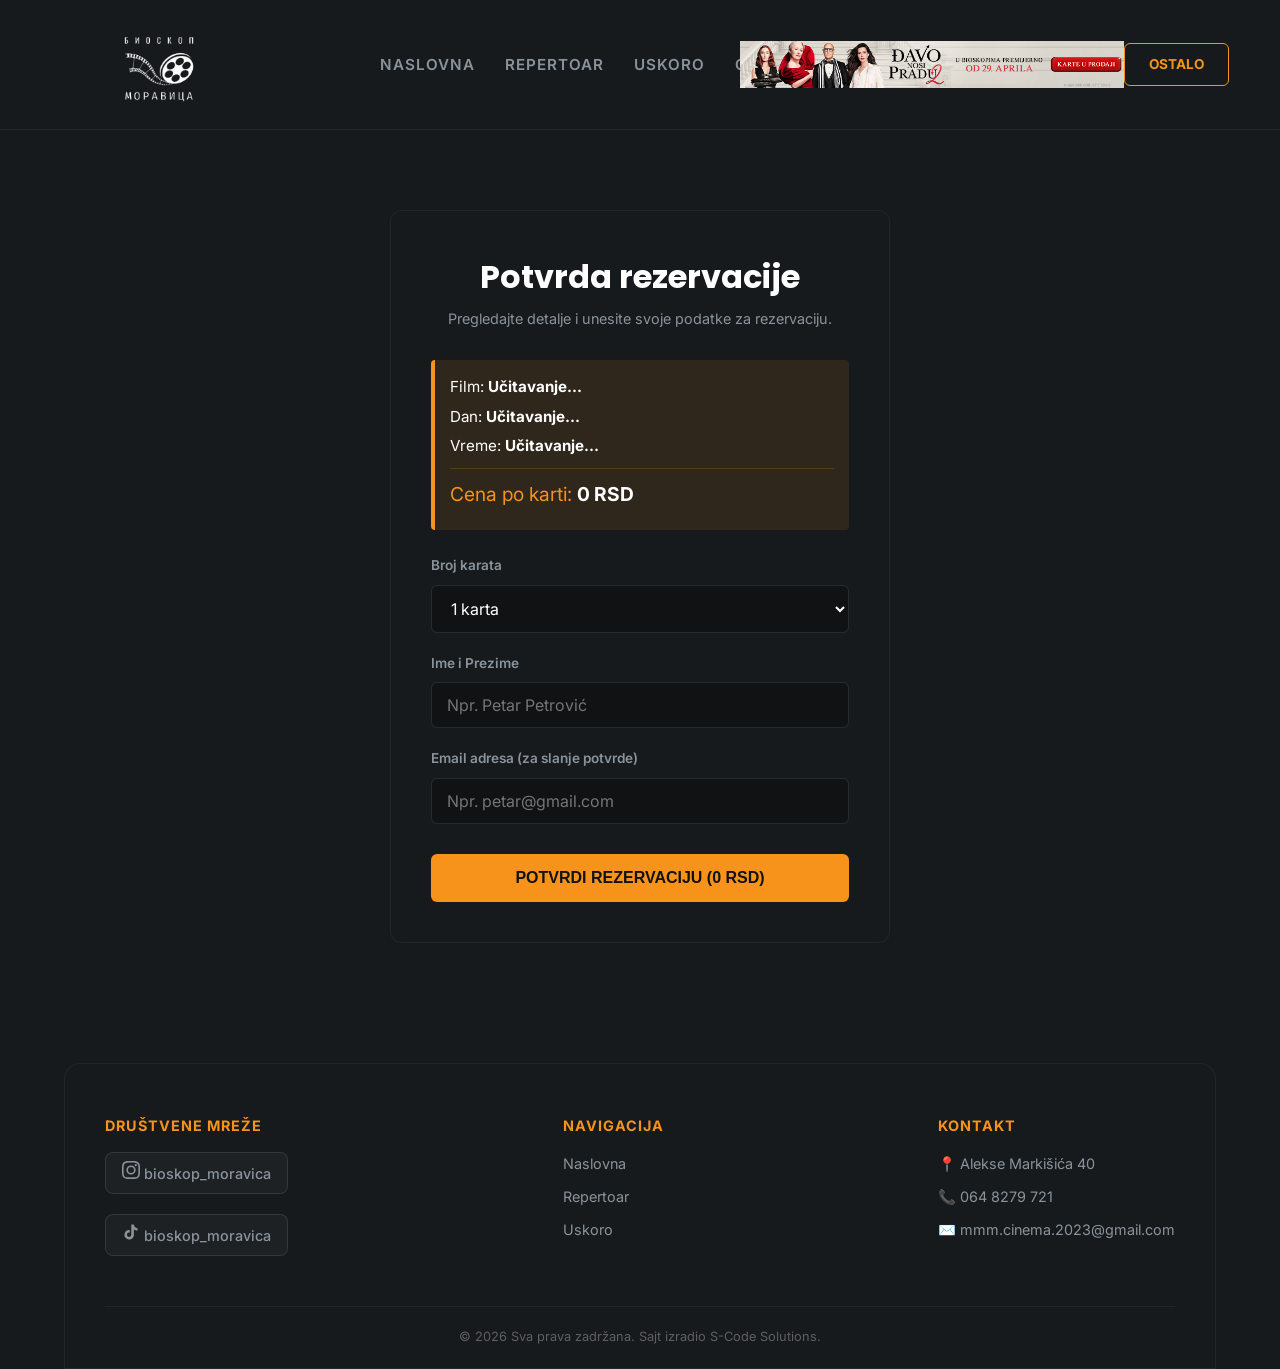
<file: rezervacija.html>
<!DOCTYPE html>
<html lang="sr">
<head>
    <meta charset="UTF-8">
    <meta name="viewport" content="width=device-width, initial-scale=1.0">
    <title>Rezervacija | Bioskop Moravica</title>
    <link rel="stylesheet" href="style.css">
    <link href="https://fonts.googleapis.com/css2?family=Inter:wght@400;600&family=Poppins:wght@700;800&display=swap" rel="stylesheet">
    
    <style>
        .rezervacija-sekcija { padding: 80px 5%; display: flex; justify-content: center; align-items: center; min-height: 80vh; }
        .rez-container { background: var(--bg-card); padding: 40px; border-radius: 12px; width: 100%; max-width: 500px; border: 1px solid rgba(255,255,255,0.05); }
        .rez-container h2 { font-family: 'Poppins'; font-size: 2rem; margin-bottom: 5px; color: var(--text-main); text-align: center; }
        .rez-container p { color: var(--text-muted); text-align: center; margin-bottom: 30px; font-size: 0.9rem; }
        
        .izabrano-box { background: rgba(247, 147, 26, 0.1); border-left: 4px solid var(--accent); padding: 15px; border-radius: 4px; margin-bottom: 25px; }
        .izabrano-box div { margin-bottom: 5px; font-size: 0.95rem; }
        .izabrano-box span { font-weight: bold; color: var(--text-main); }
        .izabrano-box .ukupno { font-size: 1.2rem; color: var(--accent); margin-top: 10px; border-top: 1px solid rgba(247, 147, 26, 0.2); padding-top: 10px; }

        .form-group { margin-bottom: 20px; }
        .form-group label { display: block; font-size: 0.85rem; color: var(--text-muted); margin-bottom: 8px; font-weight: 600; }
        .form-group input, .form-group select { width: 100%; background: #101214; border: 1px solid rgba(255,255,255,0.1); color: white; padding: 12px 15px; border-radius: 6px; font-family: var(--font-text); font-size: 1rem; outline: none; }
        .form-group input:focus, .form-group select:focus { border-color: var(--accent); }
        
        .btn-submit { width: 100%; background: var(--accent); color: var(--bg-dark); padding: 15px; border: none; border-radius: 6px; font-weight: 800; font-size: 1rem; cursor: pointer; transition: 0.3s; margin-top: 10px; }
        .btn-submit:hover { background: #e08517; transform: translateY(-2px); }
        
        #poruka-uspeha { display: none; text-align: center; padding: 30px; }
        #poruka-uspeha h3 { color: #34A853; margin-bottom: 10px; font-family: 'Poppins'; }
    </style>
</head>
<body>
    
<nav class="navbar">
        <div class="nav-left">
            <div class="hamburger" onclick="toggleMenu()">
                <span></span><span></span><span></span>
            </div>
            <a href="index.html" class="logo">
                <img src="assets/logo.png" alt="Bioskop Moravica">
            </a>
        </div>

        <ul class="nav-links" id="navLinks">
            <li><a href="index.html">NASLOVNA</a></li>
            <li><a href="repertoar.html">REPERTOAR</a></li>
            <li><a href="uskoro.html">USKORO</a></li>
            <li><a href="o-nama.html">O NAMA</a></li>
            <li class="hamburger-only" style="margin-top: 20px;"><a href="ostalo.html" style="color: var(--accent);">OSTALO</a></li>
        </ul>

        <div class="nav-right-group">
            <a href="repertoar.html#prada" class="banner-link-right">
                <img src="assets/baner-desni.jpg" class="nav-banner nav-banner-desni" alt="Đavo nosi Pradu 2">
            </a>
            <a href="ostalo.html" class="btn-outline nav-btn-mobile-hide">OSTALO</a>
        </div>
    </nav>
    <section class="rezervacija-sekcija">
        
        <div class="rez-container" id="forma-kontejner">
            <h2>Potvrda rezervacije</h2>
            <p>Pregledajte detalje i unesite svoje podatke za rezervaciju.</p>
            
            <div class="izabrano-box">
                <div>Film: <span id="prikaz-film">Učitavanje...</span></div>
                <div>Dan: <span id="prikaz-dan">Učitavanje...</span></div>
                <div>Vreme: <span id="prikaz-vreme">Učitavanje...</span></div>
                <div class="ukupno">Cena po karti: <span id="prikaz-cena">0 RSD</span></div>
            </div>

            <form id="rezervacija-forma">
                <div class="form-group">
                    <label>Broj karata</label>
                    <select id="unos-karata" required onchange="izracunajUkupno()">
                        <option value="1">1 karta</option>
                        <option value="2">2 karte</option>
                        <option value="3">3 karte</option>
                        <option value="4">4 karte</option>
                        <option value="5">5 karata</option>
                    </select>
                </div>
                <div class="form-group">
                    <label>Ime i Prezime</label>
                    <input type="text" id="unos-ime" placeholder="Npr. Petar Petrović" required>
                </div>
                <div class="form-group">
                    <label>Email adresa (za slanje potvrde)</label>
                    <input type="email" id="unos-email" placeholder="Npr. petar@gmail.com" required>
                </div>
                
                <button type="submit" class="btn-submit" id="dugme-potvrdi">POTVRDI REZERVACIJU (<span id="prikaz-ukupno-dugme">0 RSD</span>)</button>
            </form>
        </div>

        <div class="rez-container" id="poruka-uspeha">
            <h3>✅ Rezervacija Uspešna!</h3>
            <p style="margin-bottom: 20px;">Vaša mesta su sačuvana. Potvrda je poslata na vašu email adresu i na blagajnu bioskopa.</p>
            <a href="repertoar.html" class="btn-submit" style="display: inline-block; text-align: center; text-decoration: none;">NAZAD NA REPERTOAR</a>
        </div>

    </section>

<footer class="footer">
        <div class="footer-grid">
            <div class="footer-col brand">
                <h4>DRUŠTVENE MREŽE</h4>
                <div class="social-buttons">
                    <a href="https://www.instagram.com/bioskop_moravica/" target="_blank" class="social-btn">
                        <svg viewBox="0 0 24 24"><path d="M12 2.163c3.204 0 3.584.012 4.85.07 3.252.148 4.771 1.691 4.919 4.919.058 1.265.069 1.645.069 4.849 0 3.205-.012 3.584-.069 4.849-.149 3.225-1.664 4.771-4.919 4.919-1.266.058-1.644.07-4.85.07-3.204 0-3.584-.012-4.849-.07-3.26-.149-4.771-1.699-4.919-4.92-.058-1.265-.07-1.644-.07-4.849 0-3.204.013-3.583.07-4.849.149-3.227 1.664-4.771 4.919-4.919 1.266-.057 1.645-.069 4.849-.069zM12 0C8.741 0 8.333.014 7.053.072 2.695.272.273 2.69.073 7.052.014 8.333 0 8.741 0 12c0 3.259.014 3.668.072 4.948.2 4.358 2.618 6.78 6.98 6.98C8.333 23.986 8.741 24 12 24c3.259 0 3.668-.014 4.948-.072 4.354-.2 6.782-2.618 6.979-6.98.059-1.28.073-1.689.073-4.948 0-3.259-.014-3.667-.072-4.947-.196-4.354-2.617-6.78-6.979-6.98C15.668.014 15.259 0 12 0zm0 5.838a6.162 6.162 0 100 12.324 6.162 6.162 0 000-12.324zM12 16a4 4 0 110-8 4 4 0 010 8zm6.406-11.845a1.44 1.44 0 100 2.881 1.44 1.44 0 000-2.881z"/></svg>
                        bioskop_moravica
                    </a>
                    <a href="https://www.tiktok.com/@bioskop_moravica" target="_blank" class="social-btn">
                        <svg viewBox="0 0 24 24"><path d="M19.59 6.69a4.83 4.83 0 0 1-3.77-4.25V2h-3.45v13.67a2.89 2.89 0 0 1-5.2 1.74 2.89 2.89 0 0 1 2.31-4.64 2.93 2.93 0 0 1 .88.13V9.4a6.84 6.84 0 0 0-1-.05A6.33 6.33 0 0 0 5 20.1a6.34 6.34 0 0 0 10.86-4.43v-7a8.16 8.16 0 0 0 4.77 1.52v-3.4a4.85 4.85 0 0 1-1-.1z"/></svg>
                        bioskop_moravica
                    </a>
                </div>
            </div>
            <div class="footer-col links">
                <h4>NAVIGACIJA</h4>
                <a href="index.html">Naslovna</a>
                <a href="repertoar.html">Repertoar</a>
                <a href="uskoro.html">Uskoro</a>
            </div>
            <div class="footer-col contact">
                <h4>KONTAKT</h4>
                <p>📍 Alekse Markišića 40</p>
                <p>📞 064 8279 721</p>
                <p>✉️ mmm.cinema.2023@gmail.com</p>
            </div>
        </div>
        <div class="copyright-tekst">© 2026 Sva prava zadržana. Sajt izradio S-Code Solutions.</div>
    </footer>

    <script>
        function toggleMenu() { 
    document.getElementById("navLinks").classList.toggle("active"); 
}
        /* Ako si na index.html, ovde dodaješ JS za slideRight i slideLeft */
        /* Ako si na ostalo.html, ovde dodaješ JS za toggleRodjendan */
        /* Ako si na repertoar.html, ovde dodaješ JS za primeniFiltere */
    </script>
</body>
</html>
</file>
<file: style.css>
:root {
    --bg-dark: #101214;
    --bg-card: #171A1D;
    --accent: #F7931A;
    --text-main: #FFFFFF;
    --text-muted: #8A939B;
    --font-heading: 'Poppins', sans-serif;
    --font-text: 'Inter', sans-serif;
}

* { margin: 0; padding: 0; box-sizing: border-box; }
body { background-color: var(--bg-card); color: var(--text-main); font-family: var(--font-text); line-height: 1.6; overflow-x: hidden; }
a { text-decoration: none; color: inherit; }

/* === 1. NAVIGACIJA (SAVRŠENA SIMETRIJA) === */
.navbar {
    display: flex;
    justify-content: space-between;
    align-items: center;
    padding: 10px 4%; 
    background-color: var(--bg-card);
    border-bottom: 1px solid rgba(255, 255, 255, 0.05); 
    position: sticky; 
    top: 0; 
    z-index: 1000;
    min-height: 130px;
}

.hamburger { display: none; flex-direction: column; gap: 5px; cursor: pointer; z-index: 2000; }
.hamburger span { width: 25px; height: 3px; background-color: var(--text-main); border-radius: 2px; transition: 0.3s; }

/* LEVA STRANA (LOGO) */
.nav-left { 
    display: flex; 
    align-items: center; 
    flex: 1; 
    justify-content: flex-start;
}
.logo { display: block; cursor: pointer; z-index: 2000; text-decoration: none; }
.logo-text { display: none !important; }
.logo img { 
    height: 80px !important; 
    width: auto !important; 
    display: block; 
    object-fit: contain;
    transform: scale(2.2); 
    transform-origin: left center; 
    margin-left: 20px; 
}

/* SREDINA (LINKOVI U MRTVOM CENTRU) */
.nav-links { 
    display: flex; 
    list-style: none; 
    gap: 30px; 
    justify-content: center; 
    flex: 1; 
    margin: 0;
    padding: 0;
}
.nav-links a { font-size: 0.95rem; font-weight: 600; color: var(--text-muted); transition: 0.3s; letter-spacing: 1px; white-space: nowrap;}
.nav-links a:hover { color: var(--text-main); }
.hamburger-only { display: none; }

/* DESNA STRANA (PRADA BLIŽE SREDINI, OSTALO DESNO) */
.nav-right-group {
    display: flex;
    align-items: center;
    flex: 1; 
    justify-content: flex-end; 
}
.banner-link-right { 
    display: flex; 
    align-items: center; 
    margin-left: -65px; /* OVO JE KLJUČ: Minus je gura kroz zid ulevo! */
    margin-right: auto; 
}
.nav-banner-desni {
    height: 65px !important; 
    width: auto;
    max-width: 30vw !important; 
    object-fit: contain;
    border-radius: 6px;
    margin: 0;
    transition: transform 0.2s ease;
}
.nav-banner-desni:hover { transform: scale(1.05); }

.nav-right-group .btn-outline { margin-left: auto; }

/* === 2. DUGMAD === */
.btn-outline { border: 1px solid var(--accent); padding: 10px 24px; border-radius: 6px; color: var(--accent); font-weight: 700; font-size: 0.85rem; transition: 0.3s; cursor: pointer; display: inline-block; white-space: nowrap; flex-shrink: 0; background: transparent;}
.btn-outline:hover { background: var(--accent); color: var(--bg-dark); }
.btn-primary { background: var(--accent); color: var(--bg-dark); padding: 12px 25px; border-radius: 6px; font-weight: 700; display: inline-block; text-align: center; border: none; cursor: pointer;}
.btn-secondary { background: transparent; border: 1px solid rgba(255,255,255,0.4); color: var(--text-main); padding: 12px 25px; border-radius: 6px; font-weight: 700; display: inline-block; text-align: center;}
#filterBtn { background-color: var(--accent) !important; color: var(--bg-dark) !important; border: none !important; box-shadow: 0 4px 15px rgba(247, 147, 26, 0.3); }

/* === 3. HERO SEKCIJA === */
.hero { padding: 120px 10%; display: flex; flex-direction: column; justify-content: center; background-color: #111; background-image: linear-gradient(to right, rgba(16,18,20,0.95) 10%, rgba(16,18,20,0.7) 50%, rgba(16,18,20,0.2) 100%), url('assets/bmsunutra.jpeg'); background-size: cover; background-position: center; }
.hero h1 { font-family: var(--font-heading); font-size: clamp(3rem, 6vw, 4.5rem); line-height: 1.1; margin-bottom: 20px; font-weight: 800; }
.hero h1 span { color: var(--accent); }
.hero p { color: var(--text-muted); max-width: 550px; margin-bottom: 30px; font-size: 1.1rem; }
.hero-buttons { display: flex; gap: 15px; margin-top: 10px; }

/* === 4. GRIDOVI KARTICA === */
.movie-grid { display: grid; grid-template-columns: repeat(auto-fill, minmax(280px, 1fr)); gap: 30px; }

/* UKLONJEN align-items: start; KAKO BI SVE KARTICE BILE ISTE VISINE */
.services-grid { display: grid; grid-template-columns: repeat(auto-fill, minmax(350px, 1fr)); gap: 40px; }

.movie-card { background-color: rgba(255,255,255,0.03); border-radius: 12px; overflow: hidden; border: 1px solid rgba(255,255,255,0.05); transition: transform 0.3s ease, box-shadow 0.3s ease; display: flex !important; flex-direction: column !important; height: 100% !important; }
.movie-card:hover { transform: scale(1.02); }
.movie-card:target { border: 2px solid var(--accent) !important; transform: scale(1.03); animation: pulse-glow 2s infinite; }

@keyframes pulse-glow {
    0% { box-shadow: 0 0 15px rgba(247, 147, 26, 0.3); }
    50% { box-shadow: 0 0 40px rgba(247, 147, 26, 0.7); }
    100% { box-shadow: 0 0 15px rgba(247, 147, 26, 0.3); }
}

.movie-card img { width: 100% !important; aspect-ratio: 2 / 3 !important; object-fit: cover !important; display: block !important; height: auto !important; }
.card-content { padding: 15px 20px 20px 20px; display: flex !important; flex-direction: column !important; flex-grow: 1 !important; }
.card-content h3 { font-family: var(--font-heading); font-size: 1.2rem; margin-bottom: 5px; }
.card-content p { font-size: 0.85rem; color: var(--text-muted); margin-bottom: 15px; line-height: 1.4; }
.genre { font-size: 0.75rem; color: var(--accent); display: block; margin-bottom: 10px; font-weight: 700; text-transform: uppercase;}
.card-content .times { margin-top: auto !important; }
.times span { background: rgba(255,255,255,0.05); padding: 5px 12px; border-radius: 4px; font-size: 0.8rem; border: 1px solid rgba(255,255,255,0.1); margin-right: 5px;}
.rezervacija-info { display: flex; justify-content: space-between; align-items: center; margin-top: auto !important; margin-bottom: 15px; padding-top: 15px; border-top: 1px solid rgba(255,255,255,0.05); }
.cena { font-weight: 800; color: var(--accent); font-size: 1.1rem; }
.btn-rezervisi { background-color: var(--accent); color: var(--bg-dark); padding: 10px 0; text-align: center; border-radius: 6px; font-weight: 800; display: block; width: 100%; transition: transform 0.2s ease; }
.btn-rezervisi:hover { background-color: #e08517; transform: scale(1.02); }

/* === 5. KARTICE USLUGA (OSTALO) === */
.service-card { background-color: var(--bg-card); border-radius: 12px; padding: 30px; border: 1px solid rgba(255,255,255,0.05); height: 100%; display: flex; flex-direction: column; }
.service-card h3 { font-family: var(--font-heading); font-size: 1.5rem; margin-bottom: 10px; }
.service-card img { width: 100% !important; height: 250px; object-fit: cover; border-radius: 8px; margin-top: auto; border: 1px solid rgba(255,255,255,0.1); }

.slika-rodjendan-full { 
    width: 100% !important; 
    height: auto !important; 
    object-fit: contain !important; 
    border-radius: 12px !important; 
    margin: 15px 0 !important; 
    display: block !important;
}

/* === 6. FILTERI === */
.filters-container { display: none; gap: 20px; margin-top: 20px; margin-bottom: 40px; background: rgba(255,255,255,0.03); padding: 25px; border-radius: 8px; flex-wrap: wrap; width: 100%; border: 1px solid rgba(255,255,255,0.05);}
.filter-group { display: flex; flex-direction: column; flex: 1; min-width: 200px; }
.filter-group label { font-size: 0.75rem; color: var(--accent); margin-bottom: 8px; font-weight: 700; text-transform: uppercase; }
.filter-group select { appearance: none; -webkit-appearance: none; background-color: #1A1D21; color: var(--text-main); border: 1px solid rgba(255,255,255,0.1); padding: 12px 15px; border-radius: 6px; font-family: var(--font-text); font-size: 0.95rem; outline: none; cursor: pointer; }
.filter-group select option { background-color: #1A1D21; color: #fff; }

/* === 7. TABELA ZA CENOVNIK === */
.cenovnik-container { width: 100%; margin-top: 30px; overflow-x: auto; }
.cena-tabela { width: 100%; border-collapse: collapse; background: rgba(255,255,255,0.02); border-radius: 12px; overflow: hidden; border: 1px solid rgba(255,255,255,0.05); }
.cena-tabela th, .cena-tabela td { padding: 15px; text-align: left; border-bottom: 1px solid rgba(255,255,255,0.05); }
.cena-tabela th { background: rgba(247, 147, 26, 0.1); color: var(--accent); text-transform: uppercase; font-size: 0.9rem; }
.cena-tabela tr:last-child td { border-bottom: none; }

/* === 8. PARTNERI SLAJDER (UVEĆANI LOGOTIPI, STRELICE NA IVICAMA) === */
.partners-section { padding: 80px 10%; background-color: var(--bg-dark); border-top: 1px solid rgba(255, 255, 255, 0.05); }
.partners-section h3 { font-family: var(--font-heading); font-size: 2rem; color: var(--text-main); margin-bottom: 40px; text-align: center; }

.slider-container { display: flex; align-items: center; justify-content: space-between; max-width: 1100px; margin: 0 auto; width: 100%; }

.slider-arrow { background: none !important; border: none !important; color: var(--text-main); font-size: 3.5rem; cursor: pointer; transition: transform 0.2s ease, color 0.2s ease; padding: 0 20px; }
.slider-arrow:hover { transform: scale(1.3); color: var(--accent); }

.slider-track-window { overflow: hidden; max-width: 400px; width: 100%; margin: 0 auto; }
.partner-logos { display: flex; align-items: center; justify-content: flex-start; width: max-content; padding: 20px 0; gap: 0; }
.partner-link { display: flex; justify-content: center; width: 400px; flex-shrink: 0; transition: transform 0.3s ease; opacity: 0.9; }
.partner-link:hover { transform: scale(1.1); opacity: 1; }

/* ZNATNO UVEĆAN LOGO PARTNERA (Vraćeno na 130px) */
.partner-logo-img { height: 130px !important; width: auto; object-fit: contain; }

/* === 9. MAPE === */
.map-container { width: 100%; height: 400px !important; border-radius: 12px !important; overflow: hidden !important; border: 1px solid rgba(255,255,255,0.1) !important; display: flex !important; }
.map-container iframe { width: 100% !important; height: 100% !important; border: none !important; display: block !important; }

/* === 10. FUTER === */
.footer { background-color: var(--bg-card); margin: 40px 5% 0 5%; padding: 50px 40px 20px 40px; border-radius: 16px 16px 0 0; border: 1px solid rgba(255, 255, 255, 0.05); }
.footer-grid { display: flex; justify-content: space-between; flex-wrap: wrap; gap: 30px; width: 100%; }
.footer-col h4 { color: var(--accent); margin-bottom: 15px; font-size: 0.9rem; letter-spacing: 1px; }
.footer-col a, .footer-col p { display: block; color: var(--text-muted); margin-bottom: 10px; font-size: 0.9rem; text-decoration: none; }
.footer-col a:hover { color: var(--text-main); }

.footer-col.brand img { height: 70px !important; width: auto; margin-bottom: 20px; transform: scale(2.2); transform-origin: left center; margin-left: 15px; }

.social-buttons { display: flex; flex-direction: column; gap: 10px; margin-top: 10px; }
.social-btn { display: inline-flex; align-items: center; gap: 10px; background: rgba(255, 255, 255, 0.03); padding: 8px 16px; border: 1px solid rgba(255, 255, 255, 0.1); border-radius: 8px; color: var(--text-muted); text-decoration: none; transition: 0.3s; font-size: 0.85rem; font-weight: 500; width: fit-content; }
.social-btn:hover { background-color: var(--accent); color: var(--bg-dark); border-color: var(--accent); transform: translateY(-3px); }
.social-btn svg { width: 18px; height: 18px; fill: currentColor; flex-shrink: 0; }

.copyright-tekst { text-align: center; color: rgba(255, 255, 255, 0.3); font-size: 0.8rem; padding-top: 20px; margin-top: 40px; border-top: 1px solid rgba(255, 255, 255, 0.05); width: 100%; }

.skriveno { display: none !important; }

/* === 11. MOBILNA OPTIMIZACIJA (SAMO TELEFON) === */
@media (max-width: 1000px) {
    .navbar { 
        padding: 10px 5%; 
        justify-content: flex-start; 
        min-height: 80px; 
        display: flex;
        align-items: center;
    }
    
    .nav-left { 
        display: flex; 
        align-items: center; 
        gap: 20px; 
        width: 100%;
    }

    .hamburger { display: flex; margin: 0; }

    /* LOGO MORAVICA - Dodatno povećan */
    .logo { margin: 0; }
    .logo img { 
        transform: scale(1.9); /* OVO GA JE POVEĆALO */
        transform-origin: left center; 
        height: 45px !important; 
        margin-top: 0; 
    }

    /* SAKRIVAMO PRADU NA TELEFONU SVUDA */
    .nav-right-group { 
        display: none !important; 
    }

    .nav-links { 
        position: fixed; top: 0; left: -100%; width: 250px; height: 100vh; 
        background-color: #0c0d0f; flex-direction: column; justify-content: center; 
        align-items: center; gap: 30px; transition: 0.4s ease-in-out; 
        z-index: 1500; box-shadow: 10px 0 20px rgba(0,0,0,0.5); margin: 0 !important; 
    }
    .nav-links.active { left: 0; }
    .nav-btn-mobile-hide { display: none; }
    .hamburger-only { display: block; }
    
    .hero { padding: 60px 5%; text-align: center; }
    .hero h1 { font-size: 2.5rem; }
    .slider-arrow { font-size: 2.2rem; padding: 0 5px; }
    .slider-track-window { max-width: 260px !important; } 
    .partner-link { width: 260px !important; } 
    .partner-logo-img { height: 80px !important; }
    .map-section { padding: 50px 5% !important; }
    .map-container { width: 100%; overflow: hidden; }
    iframe { width: 100% !important; height: 300px !important; }
    .movie-grid { grid-template-columns: 1fr; gap: 20px; }
    .services-grid { grid-template-columns: 1fr; gap: 20px; }
}
</file>
